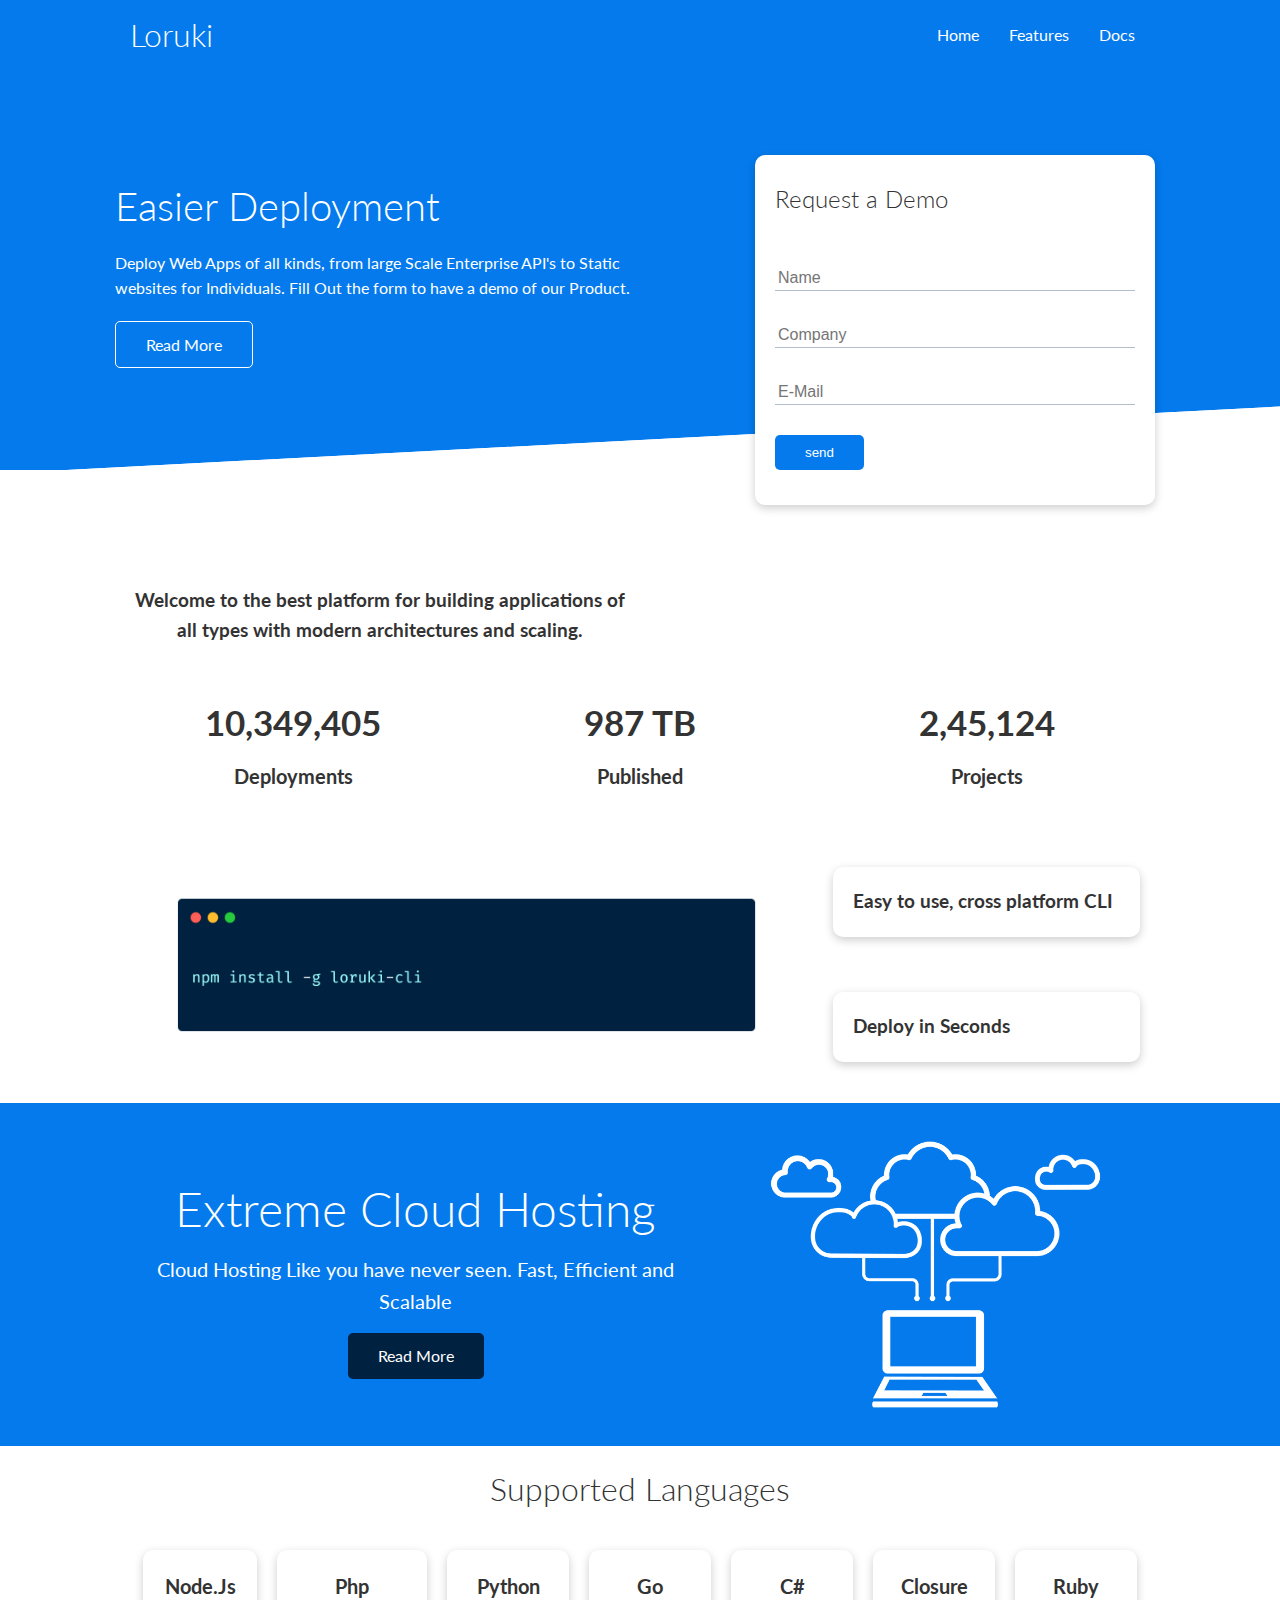
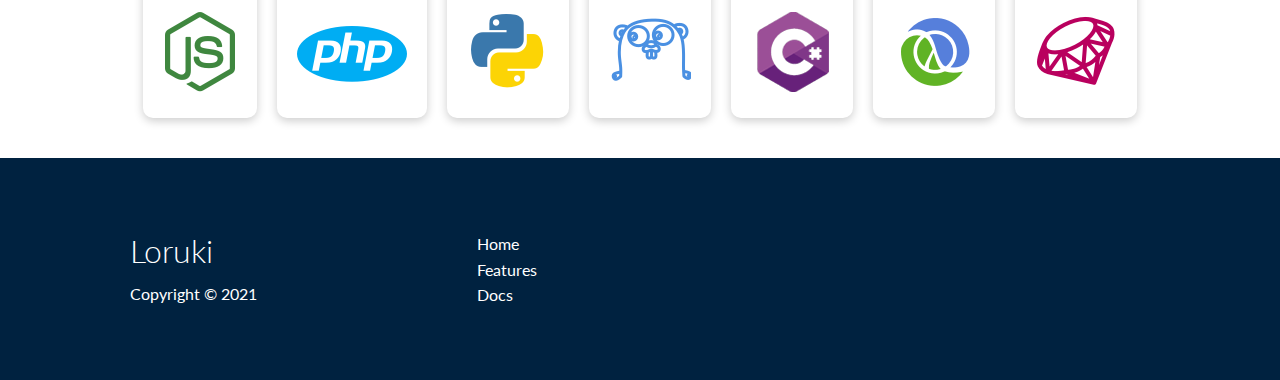
<file: index.html>
<!DOCTYPE html>
<html lang="en">
<head>
    <meta charset="UTF-8">
    <meta http-equiv="X-UA-Compatible" content="IE=edge">
    <meta name="viewport" content="width=device-width, initial-scale=1.0">
    <link rel="stylesheet" href="https://cdnjs.cloudflare.com/ajax/libs/font-awesome/5.15.2/css/all.min.css" integrity="sha512-HK5fgLBL+xu6dm/Ii3z4xhlSUyZgTT9tuc/hSrtw6uzJOvgRr2a9jyxxT1ely+B+xFAmJKVSTbpM/CuL7qxO8w==" crossorigin="anonymous" />
    <link rel="stylesheet" href="css/style.css">
    <title>Loruki | Cloud Hosting Platform</title>
</head>
<body>
    <div class="navbar">
        <div class="container flex">
            <h1 class="logo">Loruki</h1>
            <nav>
                <ul>
                    <li><a href="index.html">Home</a></li>
                    <li><a href="features.html">Features</a></li>
                    <li><a href="docs.html">Docs</a></li>
                </ul>
            </nav>
        </div>
    </div>

    <section class="showcase">
        <div class="container grid">
            <div class="showcase-text">
                <h1>Easier Deployment</h1>
                <p>
                    Deploy Web Apps of all kinds, from large Scale Enterprise API's to Static
                    websites for Individuals. Fill Out the form to have a demo of our Product.
                </p>
                <a href="features.html" class=" btn btn-outline">Read More</a>
            </div>
            <div class="showcase-form card">
                <h2>Request a Demo</h2>
                <form name="contact" method="POST" netlify-honeypot="bot-field" data-netlify="true">
                   <input type="hidden" name="form-name" value="contact">
                   <p class="hidden">
                       <label >Don't fill this out if you're human:</label>
                   </p> 
                   <div class="form-control">
                        <input type="text" name="name" placeholder="Name" required>
                    </div>
                    <div class="form-control">
                        <input type="text" name="company" placeholder="Company" required>
                    </div>
                    <div class="form-control">
                        <input type="text" name="email" placeholder="E-Mail" required>
                    </div>
                    <input type="submit" value="send" class="btn btn-primary">
                </form>
            </div>
        </div>
    </section>

    <section class="stats">
        <div class="container">
            <h3 class="stats-heading text-center my-1">
                Welcome to the best platform for building applications of 
                all types with modern architectures and scaling.
            </h3>
            <div class="grid grid-3 text-center my-4">
                <div>
                    <i class="fas fa-server fa-3x"></i>
                    <h3>10,349,405</h3>
                    <p class="text-secondary">Deployments</p>
                </div>
                <div>
                    <i class="fas fa-upload fa-3x"></i>
                    <h3>987 TB</h3>
                    <p class="text-secondary">Published</p>
                </div>
                <div>
                    <i class="fas fa-project-diagram fa-3x"></i>
                    <h3>2,45,124</h3>
                    <p class="text-secondary">Projects</p>
                </div>
            </div>
        </div>
    </section>

    <section class="cli">
        <div class="container grid">
            <img src="images/cli.png" alt="">
            <div class="card">
                <h3>Easy to use, cross platform CLI</h3>
            </div>
            <div class="card">
                <h3>Deploy in Seconds</h3>
            </div>
        </div>
    </section>

    <section class="cloud bg-primary my-2 py-2">
        <div class="container grid">
            <div class="text-center">
                <h2 class="lg">
                    Extreme Cloud Hosting
                </h2>
                <p class="lead my-1">Cloud Hosting Like you have never seen.
                    Fast, Efficient and Scalable
                </p>
                <a href="features.html" class="btn btn-dark">Read More</a>
            </div>
            <img src="images/cloud.png" alt="">
        </div>
    </section>

    <!--LANGUAGES-->
    <section class="languages">
        <h2 class="md text-center my-2">
            Supported Languages
        </h2>
        <div class="container flex">
            <div class="card">
                <h4>Node.Js</h4>
                <img src="images/logos/node.png" alt="">
            </div>
            <div class="card">
                <h4>Php</h4>
                <img src="images/logos/php.png" alt="">
            </div>
            <div class="card">
                <h4>Python</h4>
                <img src="images/logos/python.png" alt="">
            </div>
            <div class="card">
                <h4>Go</h4>
                <img src="images/logos/go.png" alt="">
            </div>
            <div class="card">
                <h4>C#</h4>
                <img src="images/logos/csharp.png" alt="">
            </div>
            <div class="card">
                <h4>Closure</h4>
                <img src="images/logos/clojure.png" alt="">
            </div>
            <div class="card">
                <h4>Ruby</h4>
                <img src="images/logos/ruby.png" alt="">
            </div>
        </div>
    </section>

    <footer class="footer bg-dark py-5">
        <div class="container grid grid-3">
            <div>
                <h1>Loruki</h1>
                <p>Copyright &copy; 2021</p>
            </div>
            <nav>
                <ul>
                    <li><a href="index.html">Home</a></li>
                    <li><a href="features.html">Features</a></li>
                    <li><a href="Docs.html">Docs</a></li>
                </ul>
            </nav>
            <div class="social">
                <a href=""><i class="fab fa-twitter fa-2x"></i></a>
                <a href=""><i class="fab fa-github fa-2x"></i></a>
                <a href=""><i class="fab fa-instagram fa-2x"></i></a>
                <a href=""><i class="fab fa-facebook fa-2x"></i></a>
            </div>
        </div>
    </footer>

</body>
</html>
</file>
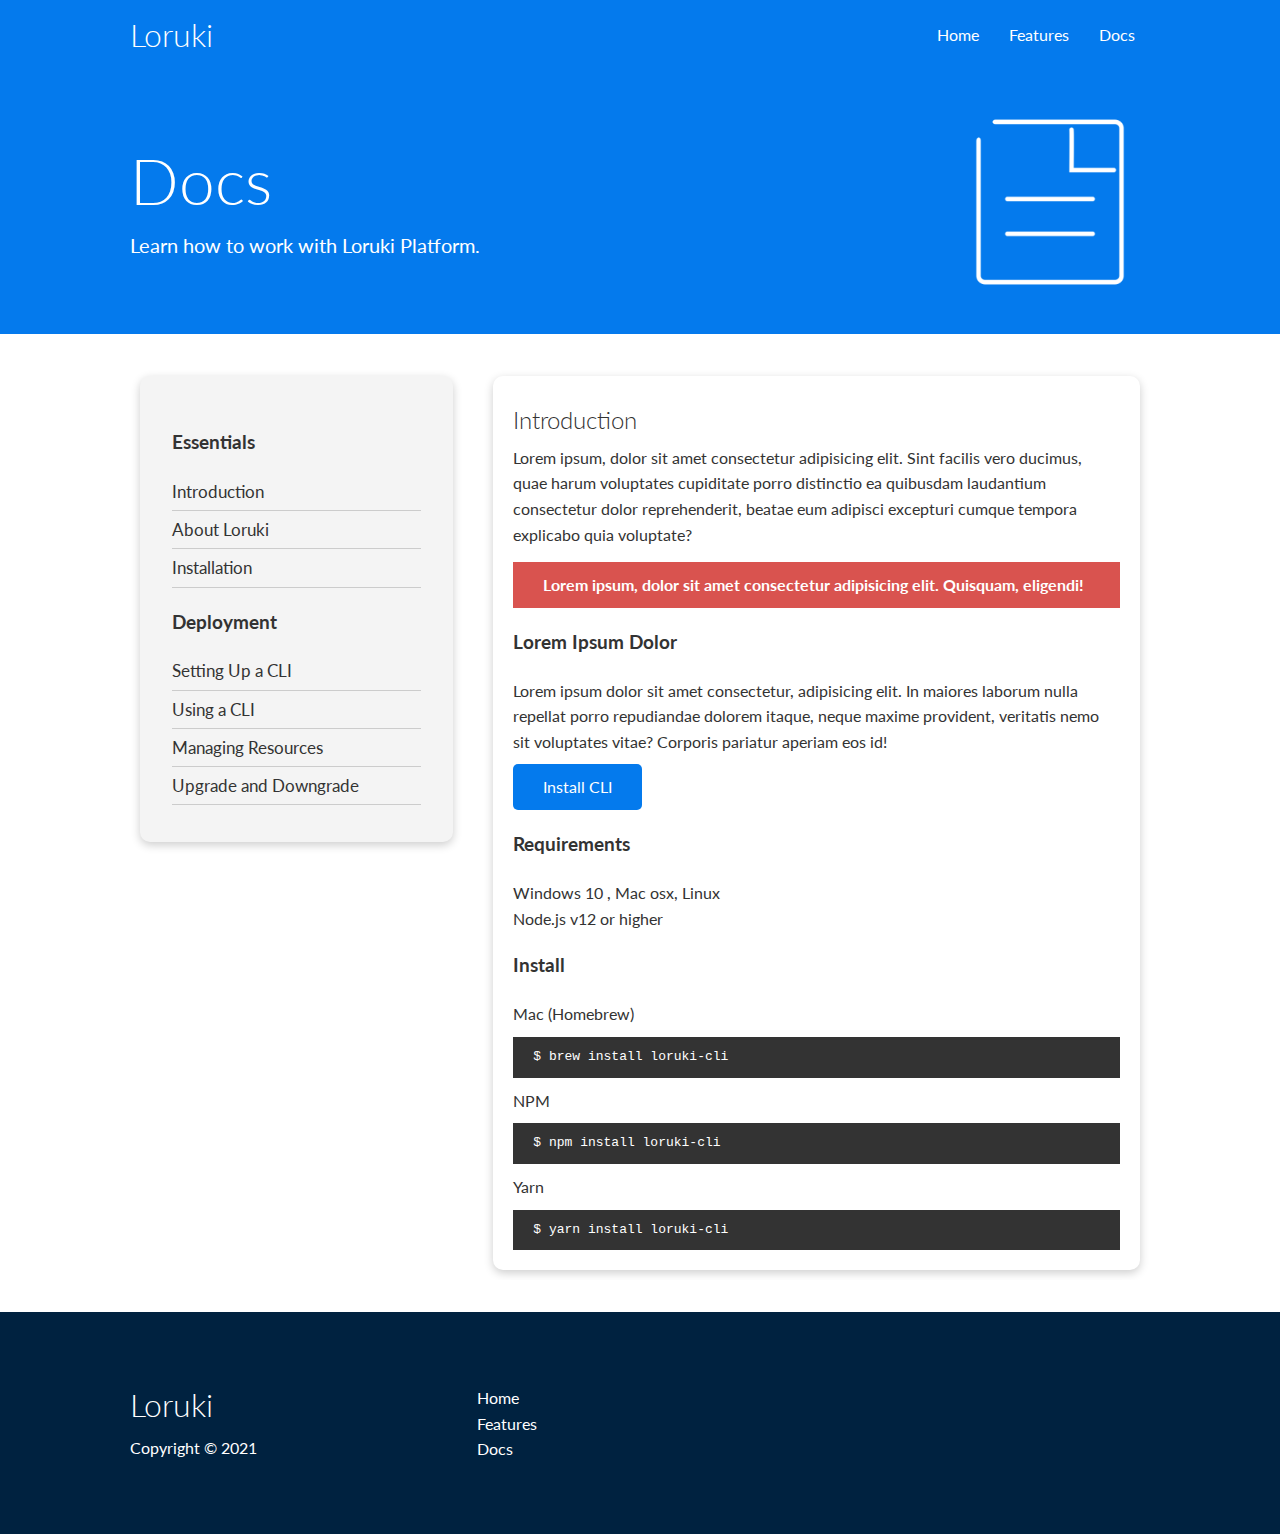
<file: docs.html>
<!DOCTYPE html>
<html lang="en">
<head>
    <meta charset="UTF-8">
    <meta http-equiv="X-UA-Compatible" content="IE=edge">
    <meta name="viewport" content="width=device-width, initial-scale=1.0">
    <link rel="stylesheet" href="https://cdnjs.cloudflare.com/ajax/libs/font-awesome/5.15.2/css/all.min.css" integrity="sha512-HK5fgLBL+xu6dm/Ii3z4xhlSUyZgTT9tuc/hSrtw6uzJOvgRr2a9jyxxT1ely+B+xFAmJKVSTbpM/CuL7qxO8w==" crossorigin="anonymous" />
    <link rel="stylesheet" href="css/style.css">
    <title>Loruki | Cloud Hosting Platform</title>
</head>
<body>
    <div class="navbar">
        <div class="container flex">
            <h1 class="logo">Loruki</h1>
            <nav>
                <ul>
                    <li><a href="index.html">Home</a></li>
                    <li><a href="features.html">Features</a></li>
                    <li><a href="docs.html">Docs</a></li>
                </ul>
            </nav>
        </div>
    </div>

    <section class="docs-head bg-primary py-3">
        <div class="container grid">
            <div>
                <h1 class="xl">Docs</h1>
                <p class="lead">
                    Learn how to work with Loruki Platform.
                </p>
            </div>
            <img src="images/docs.png" alt="">
        </div>
    </section>

    <section class="docs-main my-3">
        <div class="container grid">
            <div class="card bg-light p-3">
                <h3 class="my-2">Essentials</h3>
                <nav>
                    <ul>
                        <li><a href="#">Introduction</a></li>
                        <li><a href="#">About Loruki</a></li>
                        <li><a href="#">Installation</a></li>
                    </ul>
                </nav>
                <h3 class="my-2">Deployment</h3>
                <nav>
                    <ul>
                        <li><a href="#">Setting Up a CLI</a></li>
                        <li><a href="#">Using a CLI</a></li>
                        <li><a href="#">Managing Resources</a></li>
                        <li><a href="#">Upgrade and Downgrade</a></li>
                    </ul>
                </nav>
            </div>
            <div class="card">
                <h2>Introduction</h2>
                <p>Lorem ipsum, dolor sit amet consectetur adipisicing elit. Sint facilis vero ducimus, quae harum voluptates cupiditate porro distinctio ea quibusdam laudantium consectetur dolor reprehenderit, beatae eum adipisci excepturi cumque tempora explicabo quia voluptate?</p>
                <div class="alert alert-success">
                    <i class="fas fa-info"></i>
                    Lorem ipsum, dolor sit amet consectetur adipisicing elit. Quisquam, eligendi!
                </div>
                <h3>Lorem Ipsum Dolor</h3>
                <p>Lorem ipsum dolor sit amet consectetur, adipisicing elit. In maiores laborum nulla repellat porro repudiandae dolorem itaque, neque maxime provident, veritatis nemo sit voluptates vitae? Corporis pariatur aperiam eos id!</p>
                <a href="" class="btn btn-primary">Install CLI</a>
                <h3>Requirements</h3>
                <ul>
                    <li>Windows 10 , Mac osx, Linux</li>
                    <li>Node.js v12 or higher</li>
                </ul>
                <h3>Install</h3>
                <p>Mac (Homebrew)</p>
                <pre><code>$ brew install loruki-cli</code></pre>
                <p>NPM</p>
                <pre><code>$ npm install loruki-cli</code></pre>
                <p>Yarn</p>
                <pre><code>$ yarn install loruki-cli</code></pre>
            </div>
        </div>

    </section>



    <footer class="footer bg-dark py-5">
        <div class="container grid grid-3">
            <div>
                <h1>Loruki</h1>
                <p>Copyright &copy; 2021</p>
            </div>
            <nav>
                <ul>
                    <li><a href="index.html">Home</a></li>
                    <li><a href="features.html">Features</a></li>
                    <li><a href="Docs.html">Docs</a></li>
                </ul>
            </nav>
            <div class="social">
                <a href=""><i class="fab fa-twitter fa-2x"></i></a>
                <a href=""><i class="fab fa-github fa-2x"></i></a>
                <a href=""><i class="fab fa-instagram fa-2x"></i></a>
                <a href=""><i class="fab fa-facebook fa-2x"></i></a>
            </div>
        </div>
    </footer>

</body>
</html>
</file>
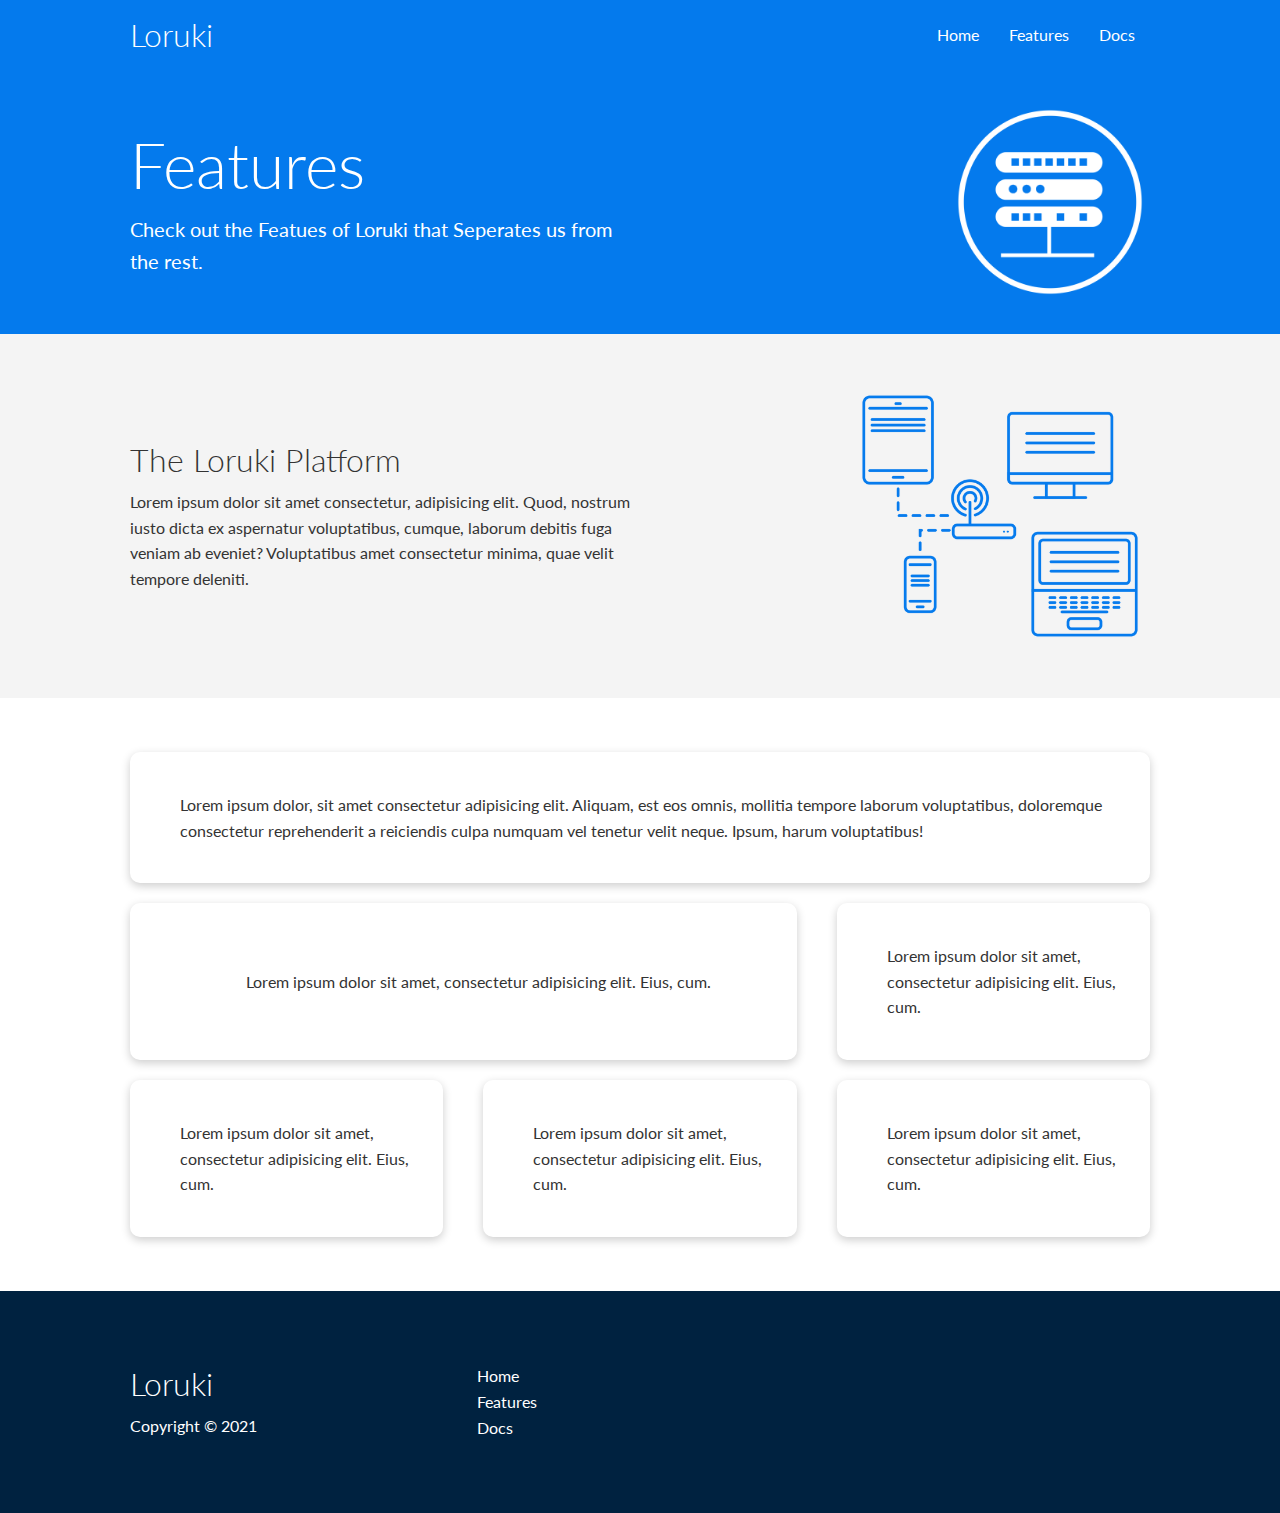
<file: features.html>
<!DOCTYPE html>
<html lang="en">
<head>
    <meta charset="UTF-8">
    <meta http-equiv="X-UA-Compatible" content="IE=edge">
    <meta name="viewport" content="width=device-width, initial-scale=1.0">
    <link rel="stylesheet" href="https://cdnjs.cloudflare.com/ajax/libs/font-awesome/5.15.2/css/all.min.css" integrity="sha512-HK5fgLBL+xu6dm/Ii3z4xhlSUyZgTT9tuc/hSrtw6uzJOvgRr2a9jyxxT1ely+B+xFAmJKVSTbpM/CuL7qxO8w==" crossorigin="anonymous" />
    <link rel="stylesheet" href="css/style.css">
    <title>Loruki | Cloud Hosting Platform</title>
</head>
<body>
    <div class="navbar">
        <div class="container flex">
            <h1 class="logo">Loruki</h1>
            <nav>
                <ul>
                    <li><a href="index.html">Home</a></li>
                    <li><a href="features.html">Features</a></li>
                    <li><a href="docs.html">Docs</a></li>
                </ul>
            </nav>
        </div>
    </div>

    <section class="features-head bg-primary py-3">
        <div class="container grid">
            <div>
                <h1 class="xl">Features</h1>
                <p class="lead">
                    Check out the Featues of Loruki that 
                    Seperates us from the rest.
                </p>
            </div>
            <img src="images/server.png" alt="">
        </div>
    </section>

    <section class="features-sub-head bg-light py-3">
        <div class="container grid">
            <div>
                <h1 class="md">The Loruki Platform</h1>
                <p>
                    Lorem ipsum dolor sit amet consectetur, adipisicing elit. Quod, nostrum iusto dicta ex aspernatur voluptatibus, cumque, laborum debitis fuga veniam ab eveniet? Voluptatibus amet consectetur minima, quae velit tempore deleniti.
                </p>
            </div>
            <img src="images/server2.png" alt="">
        </div>
    </section>

    <section class="features-main py-2">
        <div class="container grid grid-3">
            <div class="card flex">
                <i class="fas fa-server fa-3x"></i>
                <p>
                    Lorem ipsum dolor, sit amet consectetur adipisicing elit. Aliquam, est eos omnis, mollitia tempore laborum voluptatibus, doloremque consectetur reprehenderit a reiciendis culpa numquam vel tenetur velit neque. Ipsum, harum voluptatibus!
                </p>
            </div>
            <div class="card flex">
                <i class="fas fa-database fa-3x"></i>
                <p>
                    Lorem ipsum dolor sit amet, consectetur adipisicing elit. Eius, cum.
                </p>
            </div>
            <div class="card flex">
                <i class="fas fa-power-off fa-3x"></i>
                <p>
                    Lorem ipsum dolor sit amet, consectetur adipisicing elit. Eius, cum.
                </p>
            </div>
            <div class="card flex">
                <i class="fas fa-upload fa-3x"></i>
                <p>
                    Lorem ipsum dolor sit amet, consectetur adipisicing elit. Eius, cum.
                </p>
            </div>
            <div class="card flex">
                <i class="fas fa-laptop-code fa-3x"></i>
                <p>
                    Lorem ipsum dolor sit amet, consectetur adipisicing elit. Eius, cum.
                </p>
            </div>
            <div class="card flex">
                <i class="fas fa-link fa-3x"></i>
                <p>
                    Lorem ipsum dolor sit amet, consectetur adipisicing elit. Eius, cum.
                </p>
            </div>
        </div>
    </section>

    <footer class="footer bg-dark py-5">
        <div class="container grid grid-3">
            <div>
                <h1>Loruki</h1>
                <p>Copyright &copy; 2021</p>
            </div>
            <nav>
                <ul>
                    <li><a href="index.html">Home</a></li>
                    <li><a href="features.html">Features</a></li>
                    <li><a href="Docs.html">Docs</a></li>
                </ul>
            </nav>
            <div class="social">
                <a href=""><i class="fab fa-twitter fa-2x"></i></a>
                <a href=""><i class="fab fa-github fa-2x"></i></a>
                <a href=""><i class="fab fa-instagram fa-2x"></i></a>
                <a href=""><i class="fab fa-facebook fa-2x"></i></a>
            </div>
        </div>
    </footer>

</body>
</html>
</file>
<file: css/style.css>
@import url('https://fonts.googleapis.com/css2?family=Lato:wght@300&display=swap');

:root{
    --primary-color:#047aed;
    --secondary-color:#1c3fa8;
    --dark-color:#002240;
    --light-color:#f4f4f4;
    --success-color:#5cb85b;
    --alert-color:#d9534f;
}

*{
    box-sizing: border-box;
    padding: 0;
    margin: 0;
}

body
{
    font-family: 'Lato',sans-serif;
    color:#333;
    line-height: 1.6;
}

ul{
    list-style-type: none;

}

a{
    text-decoration: none;
    color:#333
}

h1,h2
{
    font-weight: 300;
    line-height: 1.2;
    margin:10px 0;
}

p{
    margin:10px 0;
}


img{
    width: 100%;
}

.navbar
{
    background-color:var(--primary-color);
    color:#fff;
    height: 70px;
}

.navbar ul
{
    display: flex;
}

.navbar a{
    color:#fff;
    padding:10px;
    margin:0 5px;
}

.navbar a:hover{
    border-bottom: 2px #fff solid;
}

.navbar .flex{
    align-items: center;
    justify-content: space-between;
}

/*SHOWCASE*/

.showcase
{
    height: 400px;
    background-color: var(--primary-color);
    color:#fff;
    position: relative;

}

.showcase .grid
{
    overflow: visible;
    grid-template-columns: 55% 45%;
    gap:30px;
}

.showcase h1
{
    font-size: 40px;
}

.showcase p
{
 margin:20px 0;   
}

.showcase-text
{
    animation: slideInFromLeft 1s ease-in;
}

.showcase-form
{
    position: relative;
    color:#333;
    top: 60px;
    height: 350px;
    width:400px;
    padding:40px;
    z-index: 100;
    justify-self: flex-end;
    animation: slideInFromRight 1s ease-in;
}

.showcase-form .form-control
{
    margin:30px 0;
}

.showcase-form input[type="text"],.showcase-form input[type='email']
{
    border:0;
    border-bottom: 1px solid #b4becb;
    width:100%;
    padding:3px;
    font-size: 16px;
}

.showcase-form input:focus
{
    outline: none;
}

.showcase::before,.showcase::after
{
    content: '';
    position:absolute;
    height: 100px;
    bottom:-70px;
    right: 0;
    left:0;
    background: #fff;
    transform: skewY(-3deg);
}

.container
{
    max-width: 1100px;
    margin:0 auto;
    overflow: auto;
    padding : 0 40px;
}

.card
{
    background-color: #fff;
    border-radius: 10px;
    box-shadow: 0 3px 10px rgb(0,0,0,0.2);
    padding:20px;
    margin:10px;
}

.flex
{
    display:flex;
    justify-content: center;
    align-items: center;
    height: 100%;
}

.grid
{
    display: grid;
    grid-template-columns: repeat(2,1fr);
    gap: 20px;
    justify-content: center;
    align-items: center;
    height: 100%;
}

.grid-3
{
    grid-template-columns:repeat(3,1fr) ;
}



.btn
{
    display: inline-block;
    color: #fff;
    padding:10px 30px;
    border-radius: 5px;
    border:none;
    cursor: pointer;
    background-color: var(--primary-color);
}

.btn-outline
{
    background-color: transparent;
    border:1px solid #fff;
}

.btn:hover
{
    transform: scale(0.98);
}

.bg-primary,.btn-primary
{
    background-color: var(--primary-color);
    color: #fff;
}
.bg-secondary,.btn-secondary
{
    background-color: var(--secondary-color);
    color: #fff;
}

.bg-dark,.btn-dark
{
    background-color: var(--dark-color);
    color: #fff;
}

.bg-light,.btn-light
{
    background-color: var(--light-color);
    color:#333;
}

.bg-primary a,.btn-primary a,.bg-secondary a,.btn-secondary a,.bg-dark a, .btn-dark a
{
    color: #fff;
}

/*TEXT SIZES*/

.lead
{
    font-size: 20px;
}

.sm{
    font-size: 1rem;
}

.md{
    font-size: 2rem;
}

.lg{
    font-size: 3rem;
}

.xl{
    font-size: 4rem;
}


/*STATS*/
.stats
{
    padding-top:100px;
    animation: slideInFromBottom 1s ease-in;
}

.stats-heading
{
    max-width: 500px;
    margin:auto;
    align-items: center;
}

.stats .grid h3
{
    font-size: 35px;
}

.stats .grid p
{
    font-size: 20px;
    font-weight: bold;
}

/*MARGIN*/

.my-1
{
    margin:1rem 0;
}
.my-2
{
    margin:1.5rem 0;
}
.my-3
{
    margin:2rem 0;
}
.my-4
{
    margin:3rem 0;
}
.my-5
{
    margin:4rem 0;
}

.m-1
{
    margin:1rem;
}
.m-2
{
    margin:1.5rem;
}
.m-3
{
    margin:2rem;
}
.m-4
{
    margin:3rem;
}
.m-5
{
    margin:4rem;
}

/*PADDING*/
.py-1
{
    padding:1rem 0;
}
.py-2
{
    padding:1.5rem 0;
}
.py-3
{
    padding:2rem 0;
}
.py-4
{
    padding:3rem 0;
}
.py-5
{
    padding:4rem 0;
}

.p-1
{
    padding:1rem;
}
.p-2
{
    padding:1.5rem;
}
.p-3
{
    padding:2rem;
}
.p-4
{
    padding:3rem;
}
.p-5
{
    padding:4rem;
}

.text-center
{
    text-align: center;
}

/*CLI*/

.cli .grid
{
    grid-template-columns: repeat(3,1fr);
    grid-template-rows: repeat(2,1fr);
}

.cli .grid>*:first-child
{
    grid-column: 1/span 2;
    grid-row: 1/span 2;
}

.cloud .grid {
    grid-template-columns: 4fr 3fr;
}

/*LANGUAGES*/

.languages .flex{
    flex-wrap: nowrap;
}

.languages .card
{
    text-align: center;
    margin:18px 10px 40px;
    transition: transform 0.2s ease-in;
}

.languages .card h4
{
    font-size: 20px;
    margin-bottom: 10px;
}

.languages .card:hover
{
    transform: translateY(-15px);
}

.footer .social a
{
    margin:0 10px;
}

/*Tablets and undeer*/

@media(max-width:768px)
{
    .grid, 
    .showcase .grid,
    .stats .grid,
    .cli .grid,
    .cloud .grid,
    .features-main .grid,
    .docs-main .grid
    {
        grid-template-columns: 1fr;
        grid-template-rows: 1fr;
    }
    .showcase
    {
        height: auto;
    }
    .showcase-text
    {
        text-align: center;
        margin-top: 40px;
    }
    .showcase-form
    {
        justify-self: center;
    }
    .cli .grid>*:first-child
    {
        grid-column: 1;
        grid-row: 1;
    }

    .features-head,
    .features-sub-head,
    .docs-head{
        text-align: center;
    }

    .features-head img,
    .features-sub-head img,
    .docs-head img{
        justify-self: center;
    }

    .features-main .grid> *:first-child,
    .features-main .grid> *:nth-child(2)
    {
        grid-column: 1;
    }

}

/*Mobiles*/

@media(max-width:500px)
{
    .navbar
    {
        height:110px;
    }

    .navbar .flex
    {
        flex-direction: column;
    }

    .navbar ul
    {
        padding:10px;
        background-color: rgb(0,0,0,0.1);
    }
}

.features-head img , .docs-head img
{
    width:200px;
    justify-self: flex-end;
}

.features-sub-head img
{
    width:300px;
    justify-self: flex-end;
}

.features-main .card>i
{
    margin-right: 30px;
}

.features-main .grid
{
    padding: 30px;
}
.features-main .grid>*:first-child
{
    grid-column: 1/span 3;
}
.features-main .grid>*:nth-child(2)
{
    grid-column: 1/span 2;
}

/*docs*/

.docs-main h3
{
    margin:20px 0;
}
.docs-main .grid
{
    grid-template-columns: 1fr 2fr;
    align-items: flex-start;
}

.docs-main nav li
{
    font-size: 17px;
    padding-bottom: 5px;
    margin-bottom: 5px;
    border-bottom: 1px #ccc solid;
}

.docs-main a:hover
{
    font-weight: bold;
}

.alert
{
    background-color: var(--light-color);
    padding:10px 20px;
    font-weight: bold;
    margin:15px 0;

}

.alert i{
    margin-right:10px;
}

.alert-success
{
    background-color: var(--success-color);
    color: #fff;
}

.alert-success
{
    background-color: var(--alert-color);
    color:#fff;
}

pre, code
{
    background-color: #333;
    color:#fff;
    padding : 10px;
}

@keyframes slideInFromLeft
{
    0%
    {
        transform: translateX(-100%);
    }
    100%
    {
        transform:translateX(0);
    }
}

@keyframes slideInFromRight
{
    0%
    {
        transform: translateX(100%);
    }
    100%
    {
        transform:translateX(0);
    }
}
@keyframes slideInFromTop
{
    0%
    {
        transform: translateY(-100%);
    }
    100%
    {
        transform:translateX(0);
    }
}
@keyframes slideInFromBottom
{
    0%
    {
        transform: translateY(100%);
    }
    100%
    {
        transform:translateX(0);
    }
}

.hidden
{
    visibility: hidden;
    height: 0;
}
</file>
